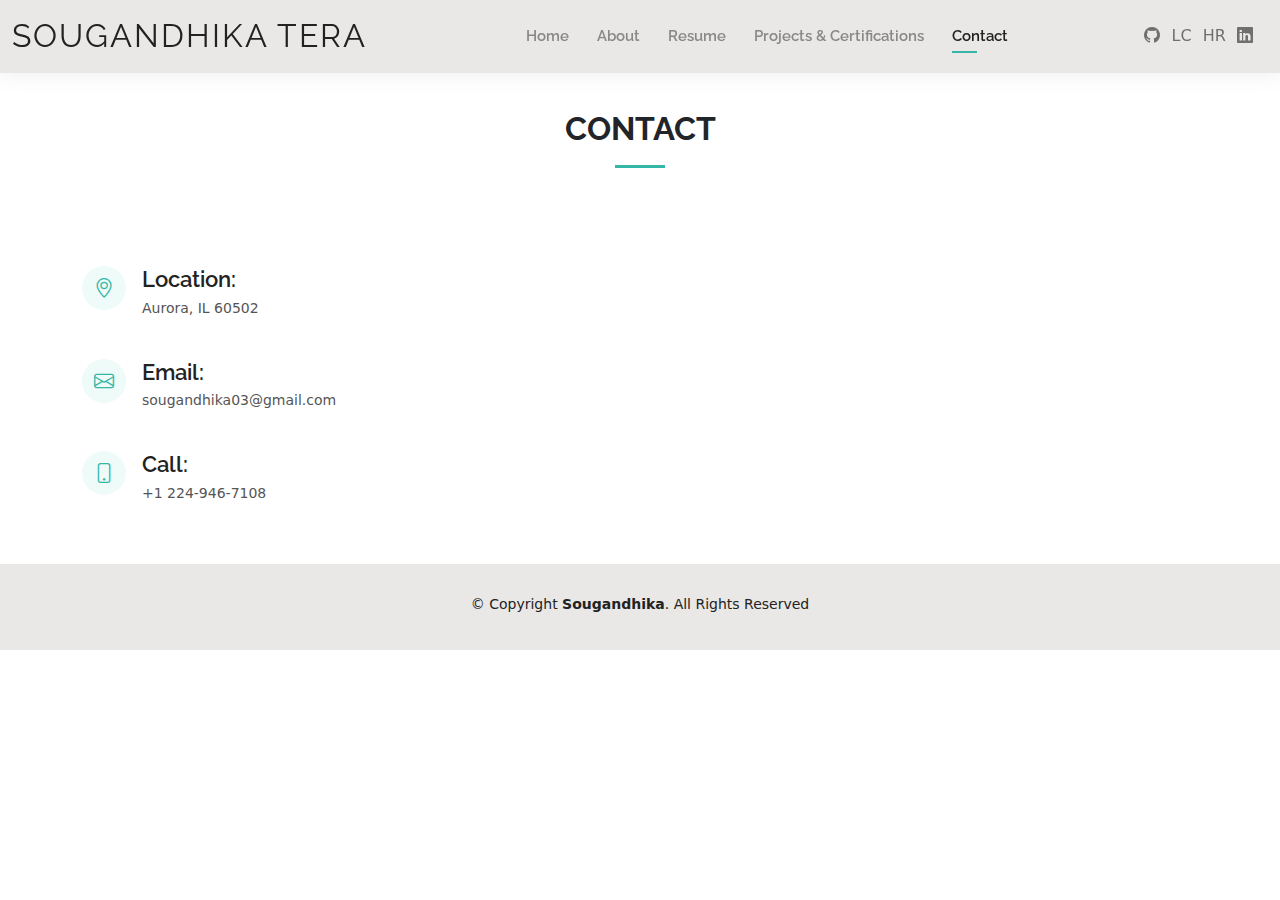
<file: contact.html>
<!DOCTYPE html>
<html lang="en">

<head>
  <meta charset="utf-8">
  <meta content="width=device-width, initial-scale=1.0" name="viewport">

  <title>Contact - Sougandhika Tera</title>
  <meta content="" name="description">
  <meta content="" name="keywords">

  <!-- Favicons -->
  <link href="assets/img/favicon.png" rel="icon">
  <link href="assets/img/apple-touch-icon.png" rel="apple-touch-icon">

  <!-- Google Fonts -->
  <link href="https://fonts.googleapis.com/css?family=Open+Sans:300,300i,400,400i,600,600i,700,700i|Raleway:300,300i,400,400i,500,500i,600,600i,700,700i|Poppins:300,300i,400,400i,500,500i,600,600i,700,700i" rel="stylesheet">

  <!-- Vendor CSS Files -->
  <link href="assets/vendor/aos/aos.css" rel="stylesheet">
  <link href="assets/vendor/bootstrap/css/bootstrap.min.css" rel="stylesheet">
  <link href="assets/vendor/bootstrap-icons/bootstrap-icons.css" rel="stylesheet">
  <link href="assets/vendor/boxicons/css/boxicons.min.css" rel="stylesheet">
  <link href="assets/vendor/glightbox/css/glightbox.min.css" rel="stylesheet">
  <link href="assets/vendor/swiper/swiper-bundle.min.css" rel="stylesheet">

  <!-- Template Main CSS File -->
  <link href="assets/css/style.css" rel="stylesheet">

</head>

<body>

  <!-- ======= Header ======= -->
  <header id="header" class="fixed-top">
    <div class="container-fluid d-flex justify-content-between align-items-center">

      <h1 class="logo me-auto me-lg-0"><a href="index.html">Sougandhika Tera</a></h1>
      <!-- Uncomment below if you prefer to use an image logo -->
      <!-- <a href="index.html" class="logo"><img src="assets/img/logo.png" alt="" class="img-fluid"></a>-->

      <nav id="navbar" class="navbar order-last order-lg-0">
        <ul>
          <li><a href="index.html">Home</a></li>
          <li><a  href="about.html">About</a></li>
          <li><a href="resume.html">Resume</a></li>
          <li><a href="projects.html">Projects & Certifications</a></li>
          <li><a class="active" href="contact.html">Contact</a></li>
        </ul>
        <i class="bi bi-list mobile-nav-toggle"></i>
      </nav><!-- .navbar -->

      <div class="header-social-links">
        <a href="https://github.com/terasougandhika" class="github"><i class="bi bi-github"></i></a>
        <a href="https://leetcode.com/Sougandhika11/" class="leetcode">LC</i></a>
        <a href="https://www.hackerrank.com/terasougandhika" class="hackerrank">HR</i></a>
        <a href="https://www.linkedin.com/in/sougandhika-sougi-9a1b42270/" class="linkedin"><i class="bi bi-linkedin"></i></i></a>
      </div>


    </div>

  </header><!-- End Header -->

  <main id="main">

    <!-- ======= Contact Section ======= -->
    <section id="contact" class="contact">
      <div class="container" data-aos="fade-up">

        <div class="section-title">
          <h2>Contact</h2>
        </div>

        <div class="row mt-5">

          <div class="col-lg-4">
            <div class="info">
              <div class="address">
                <i class="bi bi-geo-alt"></i>
                <h4>Location:</h4>
                <p>Aurora, IL 60502</p>
              </div>

              <div class="email">
                <i class="bi bi-envelope"></i>
                <h4>Email:</h4>
                <p>sougandhika03@gmail.com</p>
              </div>

              <div class="phone">
                <i class="bi bi-phone"></i>
                <h4>Call:</h4>
                <p>+1 224-946-7108</p>
              </div>

            </div>

          </div>
    </section><!-- End Contact Section -->

  </main><!-- End #main -->

  <!-- ======= Footer ======= -->
  <footer id="footer">
    <div class="container">
      <div class="copyright">
        &copy; Copyright <strong><span>Sougandhika</span></strong>. All Rights Reserved
      </div>
      <div class="credits">
        <!-- All the links in the footer should remain intact. -->
        <!-- You can delete the links only if you purchased the pro version. -->
        <!-- Licensing information: https://bootstrapmade.com/license/ -->
        <!-- Purchase the pro version with working PHP/AJAX contact form: https://bootstrapmade.com/kelly-free-bootstrap-cv-resume-html-template/ -->
      </div>
    </div>
  </footer><!-- End  Footer -->

  <div id="preloader"></div>
  <a href="#" class="back-to-top d-flex align-items-center justify-content-center"><i class="bi bi-arrow-up-short"></i></a>

  <!-- Vendor JS Files -->
  <script src="assets/vendor/purecounter/purecounter_vanilla.js"></script>
  <script src="assets/vendor/aos/aos.js"></script>
  <script src="assets/vendor/bootstrap/js/bootstrap.bundle.min.js"></script>
  <script src="assets/vendor/glightbox/js/glightbox.min.js"></script>
  <script src="assets/vendor/isotope-layout/isotope.pkgd.min.js"></script>
  <script src="assets/vendor/swiper/swiper-bundle.min.js"></script>
  <script src="assets/vendor/waypoints/noframework.waypoints.js"></script>
  <script src="assets/vendor/php-email-form/validate.js"></script>

  <!-- Template Main JS File -->
  <script src="assets/js/main.js"></script>

</body>

</html>
</file>
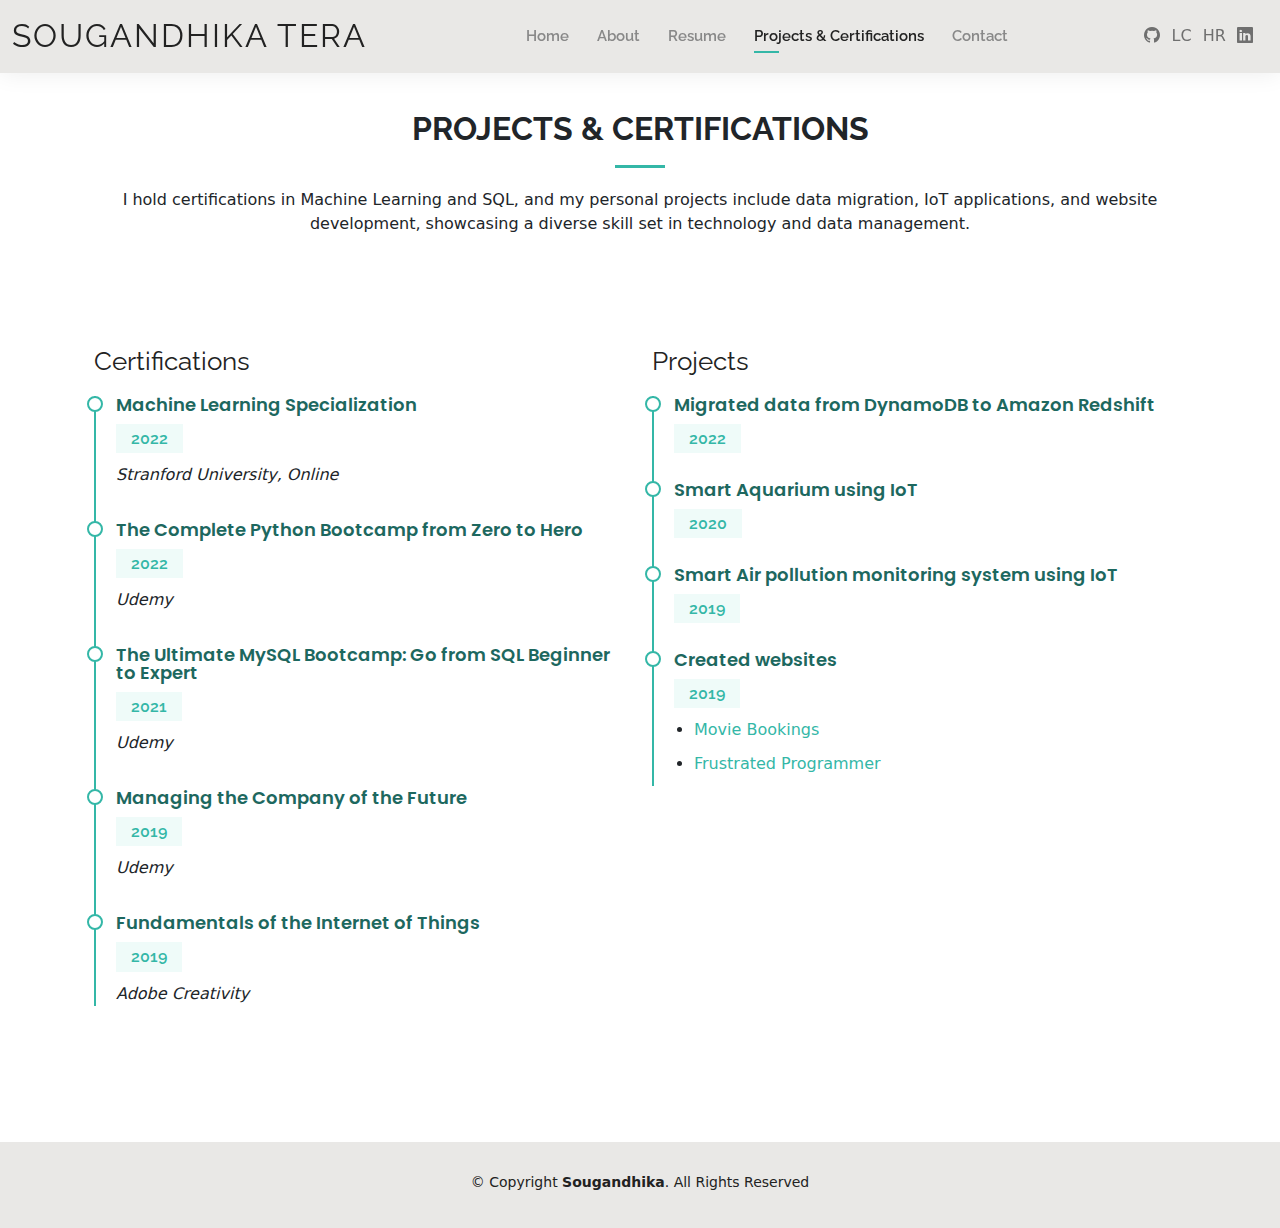
<file: projects.html>
<!DOCTYPE html>
<html lang="en">

<head>
  <meta charset="utf-8">
  <meta content="width=device-width, initial-scale=1.0" name="viewport">

  <title>Portfolio - Sougandhika Tera</title>
  <meta content="" name="description">
  <meta content="" name="keywords">

  <!-- Favicons -->
  <link href="assets/img/favicon.png" rel="icon">
  <link href="assets/img/apple-touch-icon.png" rel="apple-touch-icon">

  <!-- Google Fonts -->
  <link href="https://fonts.googleapis.com/css?family=Open+Sans:300,300i,400,400i,600,600i,700,700i|Raleway:300,300i,400,400i,500,500i,600,600i,700,700i|Poppins:300,300i,400,400i,500,500i,600,600i,700,700i" rel="stylesheet">

  <!-- Vendor CSS Files -->
  <link href="assets/vendor/aos/aos.css" rel="stylesheet">
  <link href="assets/vendor/bootstrap/css/bootstrap.min.css" rel="stylesheet">
  <link href="assets/vendor/bootstrap-icons/bootstrap-icons.css" rel="stylesheet">
  <link href="assets/vendor/boxicons/css/boxicons.min.css" rel="stylesheet">
  <link href="assets/vendor/glightbox/css/glightbox.min.css" rel="stylesheet">
  <link href="assets/vendor/swiper/swiper-bundle.min.css" rel="stylesheet">

  <!-- Template Main CSS File -->
  <link href="assets/css/style.css" rel="stylesheet">

 
</head>

<body>

  <!-- ======= Header ======= -->
  <header id="header" class="fixed-top">
    <div class="container-fluid d-flex justify-content-between align-items-center">

      <h1 class="logo me-auto me-lg-0"><a href="index.html">Sougandhika Tera</a></h1>
      <!-- Uncomment below if you prefer to use an image logo -->
      <!-- <a href="index.html" class="logo"><img src="assets/img/logo.png" alt="" class="img-fluid"></a>-->

      <nav id="navbar" class="navbar order-last order-lg-0">
        <ul>
          <li><a href="index.html">Home</a></li>
          <li><a href="about.html">About</a></li>
          <li><a href="resume.html">Resume</a></li>
          <li><a class="active" href="projects.html">Projects & Certifications</a></li>
          <li><a href="contact.html">Contact</a></li>
        </ul>
        <i class="bi bi-list mobile-nav-toggle"></i>
      </nav><!-- .navbar -->

      <div class="header-social-links">
        <a href="https://github.com/terasougandhika" class="github"><i class="bi bi-github"></i></a>
        <a href="https://leetcode.com/Sougandhika11/" class="leetcode">LC</i></a>
        <a href="https://www.hackerrank.com/terasougandhika" class="hackerrank">HR</i></a>
        <a href="https://www.linkedin.com/in/sougandhika-sougi-9a1b42270/" class="linkedin"><i class="bi bi-linkedin"></i></i></a>
      </div>


    </div>

  </header><!-- End Header -->

  <main id="main">

    <!-- ======= Portfolio Section ======= -->
    <section id="portfolio" class="portfolio">
      <div class="container" data-aos="fade-up">

        <div class="section-title">
          <h2>Projects & Certifications</h2>
          <p>I hold certifications in Machine Learning and SQL, and my personal projects include data migration, IoT applications, and website development, showcasing a diverse skill set in technology and data management.
          </p>
        </div>
        <section id="resume" class="resume">
          <div class="container" data-aos="fade-up">
    
            <div class="row">
              <div class="col-lg-6">
                
    
                <h3 class="resume-title">Certifications</h3>
                <div class="resume-item">
                  <h4>Machine Learning Specialization</h4>
                  <h5>2022</h5>
                  <p><em>Stranford University, Online</em></p>
                </div>
                <div class="resume-item">
                  <h4>The Complete Python Bootcamp from Zero to Hero</h4>
                  <h5>2022</h5>
                  <p><em>Udemy</em></p>
                </div>
                <div class="resume-item">
                  <h4>The Ultimate MySQL Bootcamp: Go from SQL Beginner to Expert</h4>
                  <h5>2021</h5>
                  <p><em>Udemy</em></p>
                </div>
                <div class="resume-item">
                  <h4>Managing the Company of the Future </h4>
                  <h5>2019</h5>
                  <p><em>Udemy</em></p>
                </div>
                <div class="resume-item">
                  <h4>Fundamentals of the Internet of Things </h4>
                  <h5>2019</h5>
                  <p><em>Adobe Creativity</em></p>
                </div>
              </div>
              <div class="col-lg-6">
                <h3 class="resume-title">Projects</h3>
                <div class="resume-item">
                  <h4>Migrated data from DynamoDB to Amazon Redshift</h4>
                  <h5>2022</h5>
                </div>
                <div class="resume-item">
                  <h4>Smart Aquarium using IoT</h4>
                  <h5>2020</h5>
                </div>
                <div class="resume-item">
                  <h4>Smart Air pollution monitoring system using IoT</h4>
                  <h5>2019</h5>
              </div>
              <div class="resume-item">
                <h4>Created websites</h4>
                <h5>2019</h5>
                <ul>
                  <li><a href="https://moviebookings.frustratedprogrammer.in">Movie Bookings</a></li>
                  <li><a href="https://blog.frustratedprogrammer.in/">Frustrated Programmer</a></li>
                </ul>
                  
                
            </div>
            </div>
    
          </div>

        
    </section><!-- End Portfolio Section -->

  </main><!-- End #main -->

  <!-- ======= Footer ======= -->
  <footer id="footer">
    <div class="container">
      <div class="copyright">
        &copy; Copyright <strong><span>Sougandhika</span></strong>. All Rights Reserved
      </div>
      <div class="credits">
        <!-- All the links in the footer should remain intact. -->
        <!-- You can delete the links only if you purchased the pro version. -->
        <!-- Licensing information: https://bootstrapmade.com/license/ -->
        <!-- Purchase the pro version with working PHP/AJAX contact form: https://bootstrapmade.com/kelly-free-bootstrap-cv-resume-html-template/ -->
      </div>
    </div>
  </footer><!-- End  Footer -->

  <div id="preloader"></div>
  <a href="#" class="back-to-top d-flex align-items-center justify-content-center"><i class="bi bi-arrow-up-short"></i></a>

  <!-- Vendor JS Files -->
  <script src="assets/vendor/purecounter/purecounter_vanilla.js"></script>
  <script src="assets/vendor/aos/aos.js"></script>
  <script src="assets/vendor/bootstrap/js/bootstrap.bundle.min.js"></script>
  <script src="assets/vendor/glightbox/js/glightbox.min.js"></script>
  <script src="assets/vendor/isotope-layout/isotope.pkgd.min.js"></script>
  <script src="assets/vendor/swiper/swiper-bundle.min.js"></script>
  <script src="assets/vendor/waypoints/noframework.waypoints.js"></script>
  <script src="assets/vendor/php-email-form/validate.js"></script>

  <!-- Template Main JS File -->
  <script src="assets/js/main.js"></script>

</body>

</html>
</file>
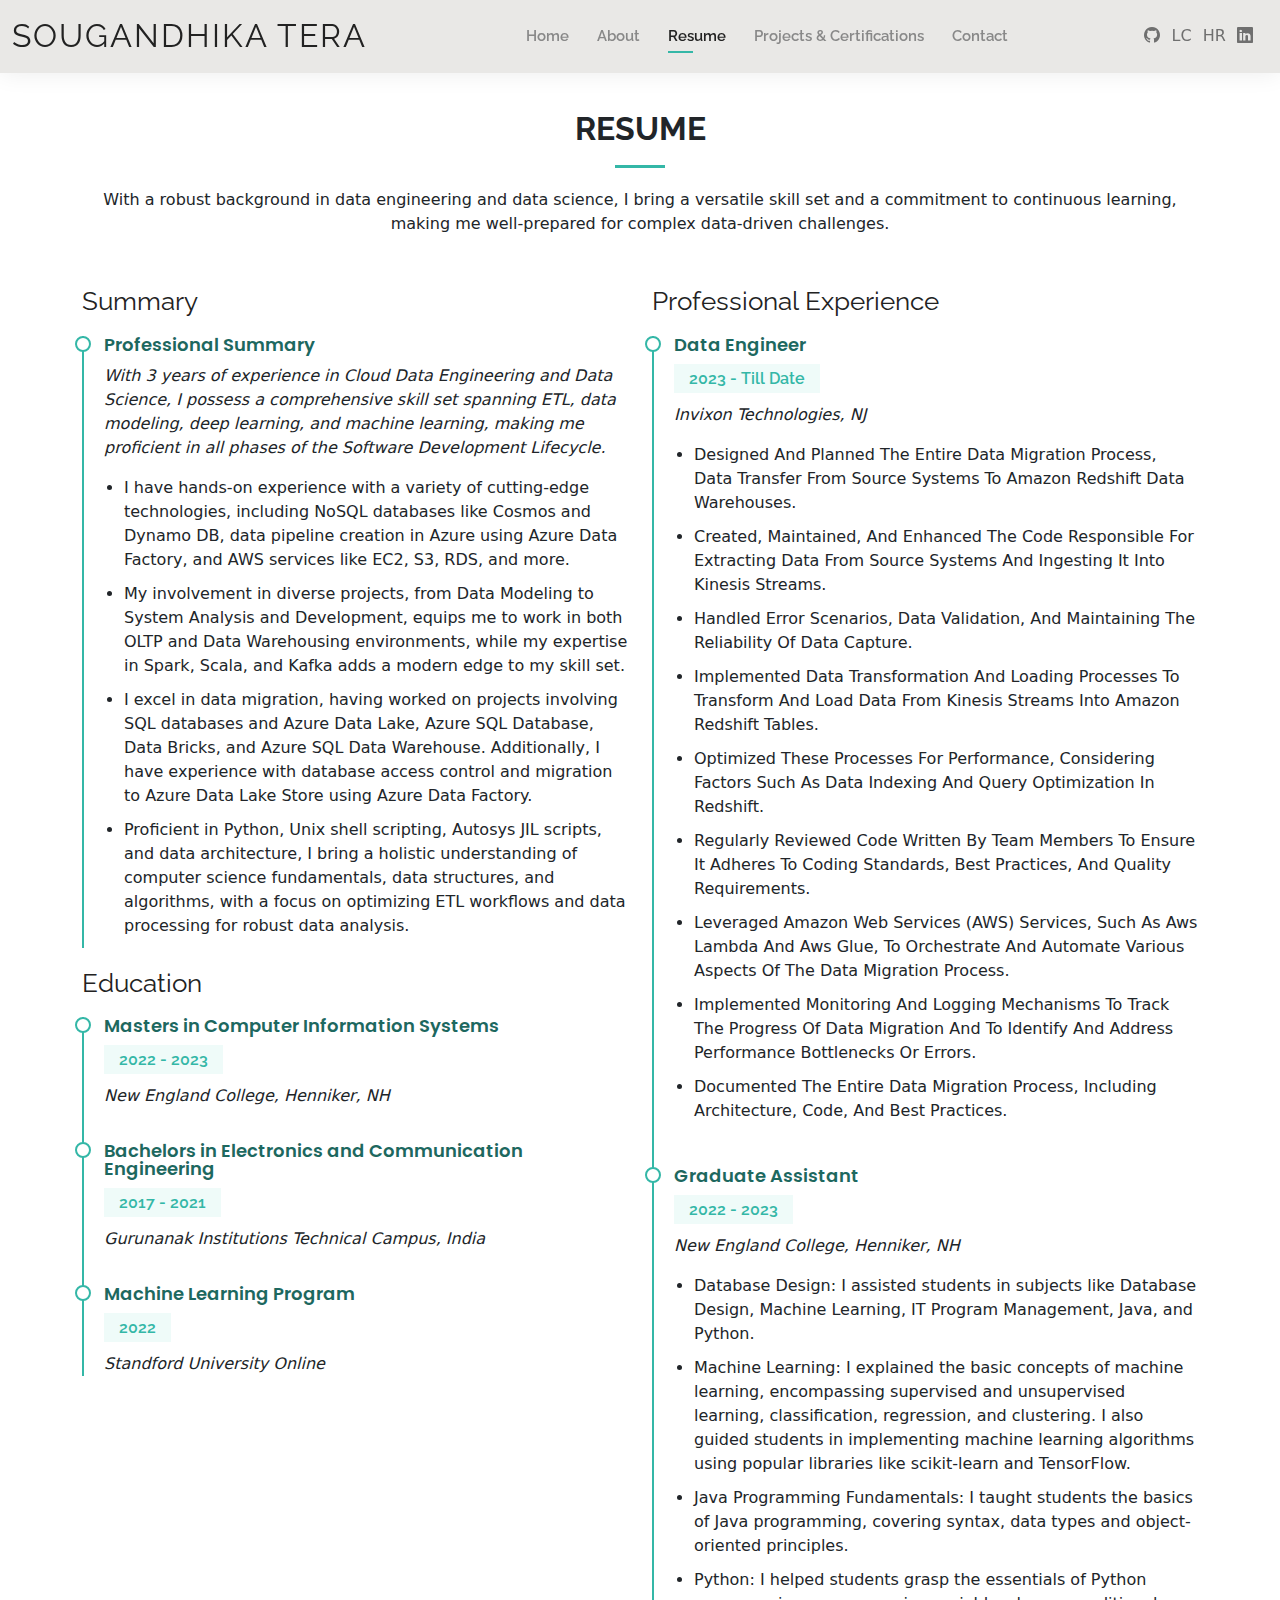
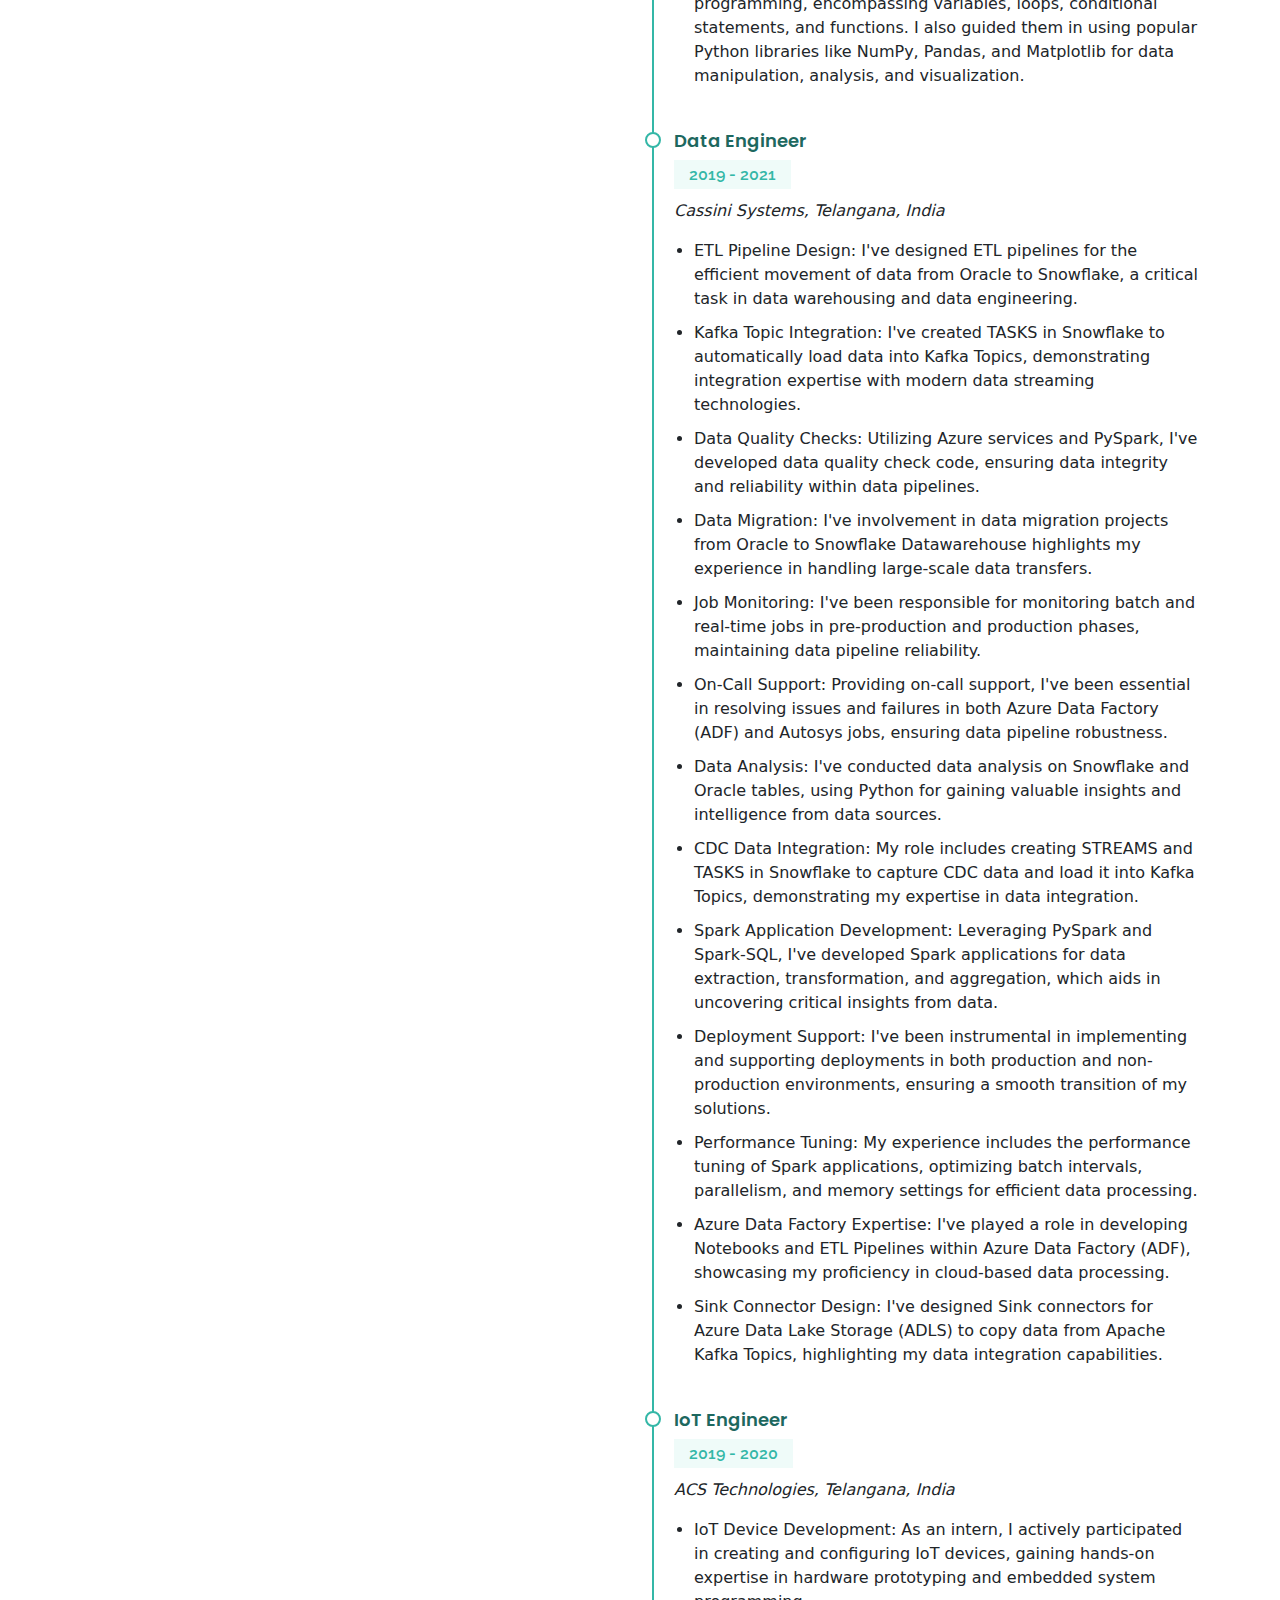
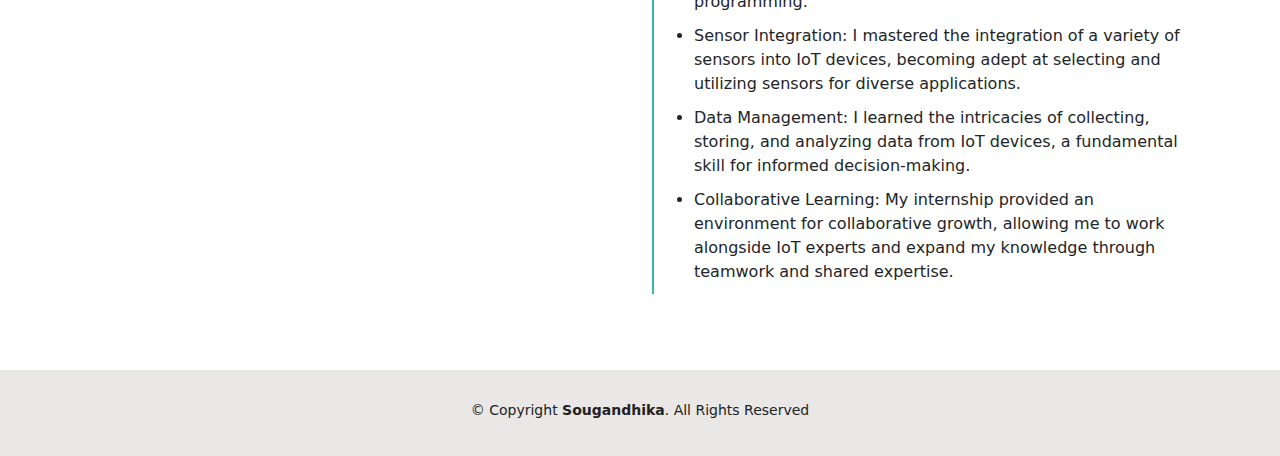
<file: resume.html>
<!DOCTYPE html>
<html lang="en">

<head>
  <meta charset="utf-8">
  <meta content="width=device-width, initial-scale=1.0" name="viewport">

  <title>Resume - Sougandhika Tera</title>
  <meta content="" name="description">
  <meta content="" name="keywords">

  <!-- Favicons -->
  <link href="assets/img/favicon.png" rel="icon">
  <link href="assets/img/apple-touch-icon.png" rel="apple-touch-icon">

  <!-- Google Fonts -->
  <link href="https://fonts.googleapis.com/css?family=Open+Sans:300,300i,400,400i,600,600i,700,700i|Raleway:300,300i,400,400i,500,500i,600,600i,700,700i|Poppins:300,300i,400,400i,500,500i,600,600i,700,700i" rel="stylesheet">

  <!-- Vendor CSS Files -->
  <link href="assets/vendor/aos/aos.css" rel="stylesheet">
  <link href="assets/vendor/bootstrap/css/bootstrap.min.css" rel="stylesheet">
  <link href="assets/vendor/bootstrap-icons/bootstrap-icons.css" rel="stylesheet">
  <link href="assets/vendor/boxicons/css/boxicons.min.css" rel="stylesheet">
  <link href="assets/vendor/glightbox/css/glightbox.min.css" rel="stylesheet">
  <link href="assets/vendor/swiper/swiper-bundle.min.css" rel="stylesheet">

  <!-- Template Main CSS File -->
  <link href="assets/css/style.css" rel="stylesheet">

 
</head>

<body>

  <!-- ======= Header ======= -->
  <header id="header" class="fixed-top">
    <div class="container-fluid d-flex justify-content-between align-items-center">

      <h1 class="logo me-auto me-lg-0"><a href="index.html">Sougandhika Tera</a></h1>
      <!-- Uncomment below if you prefer to use an image logo -->
      <!-- <a href="index.html" class="logo"><img src="assets/img/logo.png" alt="" class="img-fluid"></a>-->

      <nav id="navbar" class="navbar order-last order-lg-0">
        <ul>
          <li><a href="index.html">Home</a></li>
          <li><a href="about.html">About</a></li>
          <li><a class="active" href="resume.html">Resume</a></li>
          <li><a href="projects.html">Projects & Certifications</a></li>
          <li><a href="contact.html">Contact</a></li>
        </ul>
        <i class="bi bi-list mobile-nav-toggle"></i>
      </nav><!-- .navbar -->

      <div class="header-social-links">
        <a href="https://github.com/terasougandhika" class="github"><i class="bi bi-github"></i></a>
        <a href="https://leetcode.com/Sougandhika11/" class="leetcode">LC</i></a>
        <a href="https://www.hackerrank.com/terasougandhika" class="hackerrank">HR</i></a>
        <a href="https://www.linkedin.com/in/sougandhika-sougi-9a1b42270/" class="linkedin"><i class="bi bi-linkedin"></i></i></a>
      </div>


    </div>

  </header><!-- End Header -->

  <main id="main">

    <!-- ======= Resume Section ======= -->
    <section id="resume" class="resume">
      <div class="container" data-aos="fade-up">

        <div class="section-title">
          <h2>Resume</h2>
          <p>With a robust background in data engineering and data science, I bring a versatile skill set and a commitment to continuous learning, making me well-prepared for complex data-driven challenges.
          </p>
        </div>

        <div class="row">
          <div class="col-lg-6">
            <h3 class="resume-title">Summary</h3>
            <div class="resume-item pb-0">
              <h4>Professional Summary</h4>
              <p><em>With 3 years of experience in Cloud Data Engineering and Data Science, I possess a comprehensive skill set spanning ETL, data modeling, deep learning, and machine learning, making me proficient in all phases of the Software Development Lifecycle.</em></p>
              <p>
              <ul>
                <li>I have hands-on experience with a variety of cutting-edge technologies, including NoSQL databases like Cosmos and Dynamo DB, data pipeline creation in Azure using Azure Data Factory, and AWS services like EC2, S3, RDS, and more.</li>
                <li>My involvement in diverse projects, from Data Modeling to System Analysis and Development, equips me to work in both OLTP and Data Warehousing environments, while my expertise in Spark, Scala, and Kafka adds a modern edge to my skill set.</li>
                <li>I excel in data migration, having worked on projects involving SQL databases and Azure Data Lake, Azure SQL Database, Data Bricks, and Azure SQL Data Warehouse. Additionally, I have experience with database access control and migration to Azure Data Lake Store using Azure Data Factory.</li>
                <li>Proficient in Python, Unix shell scripting, Autosys JIL scripts, and data architecture, I bring a holistic understanding of computer science fundamentals, data structures, and algorithms, with a focus on optimizing ETL workflows and data processing for robust data analysis.</li>
              </ul>
              </p>
            </div>

            <h3 class="resume-title">Education</h3>
            <div class="resume-item">
              <h4>Masters in Computer Information Systems</h4>
              <h5>2022 - 2023</h5>
              <p><em>New England College, Henniker, NH</em></p>
            </div>
            <div class="resume-item">
              <h4>Bachelors in Electronics and Communication Engineering</h4>
              <h5>2017 - 2021</h5>
              <p><em>Gurunanak Institutions Technical Campus, India</em></p>
            </div>
            <div class="resume-item">
              <h4>Machine Learning Program</h4>
              <h5>2022</h5>
              <p><em>Standford University Online</em></p>
            </div>
          </div>
          <div class="col-lg-6">
            <h3 class="resume-title">Professional Experience</h3>
            <div class="resume-item">
              <h4>Data Engineer</h4>
              <h5>2023 - Till Date</h5>
              <p><em>Invixon Technologies, NJ</em></p>
              <p>
              <ul>
                <li>Designed And Planned The Entire Data Migration Process, Data Transfer From Source Systems To Amazon Redshift Data Warehouses. </li>
                <li>Created, Maintained, And Enhanced The Code Responsible For Extracting Data From Source Systems And Ingesting It Into Kinesis Streams. </li>
                <li>Handled Error Scenarios, Data Validation, And Maintaining The Reliability Of Data Capture.</li>
                <li>Implemented Data Transformation And Loading Processes To Transform And Load Data From Kinesis Streams Into Amazon Redshift Tables. </li>
                <li>Optimized These Processes For Performance, Considering Factors Such As Data Indexing And Query Optimization In Redshift.</li>
                <li>Regularly Reviewed Code Written By Team Members To Ensure It Adheres To Coding Standards, Best Practices, And Quality Requirements. </li>
                <li>Leveraged Amazon Web Services (AWS) Services, Such As Aws Lambda And Aws Glue, To Orchestrate And Automate Various Aspects Of The Data Migration Process. </li>
                <li>Implemented Monitoring And Logging Mechanisms To Track The Progress Of Data Migration And To Identify And Address Performance Bottlenecks Or Errors. </li>
                <li>Documented The Entire Data Migration Process, Including Architecture, Code, And Best Practices.</li>
              </ul>
              </p>
            </div>
            <div class="resume-item">
              <h4>Graduate Assistant</h4>
              <h5>2022 - 2023</h5>
              <p><em>New England College, Henniker, NH</em></p>
              <p>
              <ul>
                <li>Database Design: I assisted students in subjects like Database Design, Machine Learning, IT Program Management, Java, and Python.</li>
                <li>Machine Learning: I explained the basic concepts of machine learning, encompassing supervised and unsupervised learning, classification, regression, and clustering. I also guided students in implementing machine learning algorithms using popular libraries like scikit-learn and TensorFlow.</li>
                <li>Java Programming Fundamentals: I taught students the basics of Java programming, covering syntax, data types and object-oriented principles.</li>
                <li>Python: I helped students grasp the essentials of Python programming, encompassing variables, loops, conditional statements, and functions. I also guided them in using popular Python libraries like NumPy, Pandas, and Matplotlib for data manipulation, analysis, and visualization.</li>
              </ul>
              </p>
            </div>
            <div class="resume-item">
              <h4>Data Engineer</h4>
              <h5>2019 - 2021</h5>
              <p><em>Cassini Systems, Telangana, India</em></p>
              <p>
              <ul>
                <li>ETL Pipeline Design: I've designed ETL pipelines for the efficient movement of data from Oracle to Snowflake, a critical task in data warehousing and data engineering.</li>
                <li>Kafka Topic Integration: I've created TASKS in Snowflake to automatically load data into Kafka Topics, demonstrating integration expertise with modern data streaming technologies.</li>
                <li>Data Quality Checks: Utilizing Azure services and PySpark, I've developed data quality check code, ensuring data integrity and reliability within data pipelines.</li>
                <li>Data Migration: I've involvement in data migration projects from Oracle to Snowflake Datawarehouse highlights my experience in handling large-scale data transfers.</li>
                <li>Job Monitoring: I've been responsible for monitoring batch and real-time jobs in pre-production and production phases, maintaining data pipeline reliability.</li>
                <li>On-Call Support: Providing on-call support, I've been essential in resolving issues and failures in both Azure Data Factory (ADF) and Autosys jobs, ensuring data pipeline robustness.</li>
                <li>Data Analysis: I've conducted data analysis on Snowflake and Oracle tables, using Python for gaining valuable insights and intelligence from data sources.</li>
                <li>CDC Data Integration: My role includes creating STREAMS and TASKS in Snowflake to capture CDC data and load it into Kafka Topics, demonstrating my expertise in data integration.</li>
                <li>Spark Application Development: Leveraging PySpark and Spark-SQL, I've developed Spark applications for data extraction, transformation, and aggregation, which aids in uncovering critical insights from data.</li>
                <li>Deployment Support: I've been instrumental in implementing and supporting deployments in both production and non-production environments, ensuring a smooth transition of my solutions.</li>
                <li>Performance Tuning: My experience includes the performance tuning of Spark applications, optimizing batch intervals, parallelism, and memory settings for efficient data processing.</li>
                <li>Azure Data Factory Expertise: I've played a role in developing Notebooks and ETL Pipelines within Azure Data Factory (ADF), showcasing my proficiency in cloud-based data processing.</li>
                <li>Sink Connector Design: I've designed Sink connectors for Azure Data Lake Storage (ADLS) to copy data from Apache Kafka Topics, highlighting my data integration capabilities.</li>
              </ul>
              </p>
            </div>
            <div class="resume-item">
              <h4>IoT Engineer</h4>
              <h5>2019 - 2020</h5>
              <p><em>ACS Technologies, Telangana, India</em></p>
              <p>
              <ul>
                <li>IoT Device Development: As an intern, I actively participated in creating and configuring IoT devices, gaining hands-on expertise in hardware prototyping and embedded system programming.</li>
                <li>Sensor Integration: I mastered the integration of a variety of sensors into IoT devices, becoming adept at selecting and utilizing sensors for diverse applications.</li>
                <li>Data Management: I learned the intricacies of collecting, storing, and analyzing data from IoT devices, a fundamental skill for informed decision-making.</li>
                <li>Collaborative Learning: My internship provided an environment for collaborative growth, allowing me to work alongside IoT experts and expand my knowledge through teamwork and shared expertise.</li>
              </ul>
              </p>
            </div>
          </div>
        </div>

      </div>
    </section><!-- End Resume Section -->

  </main><!-- End #main -->

  <!-- ======= Footer ======= -->
  <footer id="footer">
    <div class="container">
      <div class="copyright">
        &copy; Copyright <strong><span>Sougandhika</span></strong>. All Rights Reserved
      </div>
      <div class="credits">
        <!-- All the links in the footer should remain intact. -->
        <!-- You can delete the links only if you purchased the pro version. -->
        <!-- Licensing information: https://bootstrapmade.com/license/ -->
        <!-- Purchase the pro version with working PHP/AJAX contact form: https://bootstrapmade.com/kelly-free-bootstrap-cv-resume-html-template/ -->
        
      </div>
    </div>
  </footer><!-- End  Footer -->

  <div id="preloader"></div>
  <a href="#" class="back-to-top d-flex align-items-center justify-content-center"><i class="bi bi-arrow-up-short"></i></a>

  <!-- Vendor JS Files -->
  <script src="assets/vendor/purecounter/purecounter_vanilla.js"></script>
  <script src="assets/vendor/aos/aos.js"></script>
  <script src="assets/vendor/bootstrap/js/bootstrap.bundle.min.js"></script>
  <script src="assets/vendor/glightbox/js/glightbox.min.js"></script>
  <script src="assets/vendor/isotope-layout/isotope.pkgd.min.js"></script>
  <script src="assets/vendor/swiper/swiper-bundle.min.js"></script>
  <script src="assets/vendor/waypoints/noframework.waypoints.js"></script>
  <script src="assets/vendor/php-email-form/validate.js"></script>

  <!-- Template Main JS File -->
  <script src="assets/js/main.js"></script>

</body>

</html>
</file>
<file: assets/css/style.css>
/*--------------------------------------------------------------
# scroll-image
--------------------------------------------------------------*/
<style>
    .scrolling-image-container {
        width: 100%;
        overflow: hidden;
    }

    .scrolling-image {
        animation: scroll 10s linear infinite;
    }

    @keyframes scroll {
        0% {
            transform: translateX(100%);
        }
        100% {
            transform: translateX(-100%);
        }
    }</style>
/*--------------------------------------------------------------
# General
--------------------------------------------------------------*/
body {
  font-family: "Open Sans", sans-serif;
  color: #444444;
}

a {
  color: #34b7a7;
  text-decoration: none;
}

a:hover {
  color: #51cdbe;
  text-decoration: none;
}

h1,
h2,
h3,
h4,
h5,
h6 {
  font-family: "Raleway", sans-serif;
}

#main {
  margin-top: 50px;
}

@media (max-width: 992px) {
  #main {
    margin-top: 30px;
  }
}

/*--------------------------------------------------------------
# Preloader
--------------------------------------------------------------*/
#preloader {
  position: fixed;
  top: 0;
  left: 0;
  right: 0;
  bottom: 0;
  z-index: 9999;
  overflow: hidden;
  background: #fff;
}

#preloader:before {
  content: "";
  position: fixed;
  top: calc(50% - 30px);
  left: calc(50% - 30px);
  border: 6px solid #34b7a7;
  border-top-color: #dcf5f2;
  border-radius: 50%;
  width: 60px;
  height: 60px;
  animation: animate-preloader 1s linear infinite;
}

@keyframes animate-preloader {
  0% {
    transform: rotate(0deg);
  }

  100% {
    transform: rotate(360deg);
  }
}

/*--------------------------------------------------------------
# Back to top button
--------------------------------------------------------------*/
.back-to-top {
  position: fixed;
  visibility: hidden;
  opacity: 0;
  right: 15px;
  bottom: 15px;
  z-index: 996;
  background: #34b7a7;
  width: 40px;
  height: 40px;
  border-radius: 50px;
  transition: all 0.4s;
}

.back-to-top i {
  font-size: 24px;
  color: #fff;
  line-height: 0;
}

.back-to-top:hover {
  background: #49cbbb;
  color: #fff;
}

.back-to-top.active {
  visibility: visible;
  opacity: 1;
}

/*--------------------------------------------------------------
# Header
--------------------------------------------------------------*/
#header {
  background: #e9e8e6;
  box-shadow: 0px 0px 25px 0 rgba(0, 0, 0, 0.08);
  z-index: 997;
  padding: 15px 0;
}

#header .logo {
  font-size: 32px;
  margin: 0;
  padding: 0;
  line-height: 1;
  font-weight: 400;
  letter-spacing: 2px;
  text-transform: uppercase;
}

#header .logo a {
  color: #222222;
}

#header .logo img {
  max-height: 40px;
}

@media (max-width: 992px) {
  #header .logo {
    font-size: 28px;
  }
}

/*--------------------------------------------------------------
# Header Social Links
--------------------------------------------------------------*/
.header-social-links {
  padding-right: 15px;
}

.header-social-links a {
  color: #6f6f6f;
  padding-left: 6px;
  display: inline-block;
  line-height: 0px;
  transition: 0.3s;
  font-size: 16px;
}

.header-social-links a:hover {
  color: #34b7a7;
}

/*--------------------------------------------------------------
# Navigation Menu
--------------------------------------------------------------*/
/**
* Desktop Navigation 
*/
.navbar {
  padding: 0;
}

.navbar ul {
  margin: 0;
  padding: 0;
  display: flex;
  list-style: none;
  align-items: center;
}

.navbar li {
  position: relative;
  padding: 10px 0 10px 28px;
}

.navbar a,
.navbar a:focus {
  display: flex;
  align-items: center;
  justify-content: space-between;
  font-family: "Raleway", sans-serif;
  font-size: 15px;
  font-weight: 600;
  color: #888888;
  white-space: nowrap;
  transition: 0.3s;
  position: relative;
}

.navbar a i,
.navbar a:focus i {
  font-size: 12px;
  line-height: 0;
  margin-left: 5px;
}

.navbar>ul>li>a:before {
  content: "";
  position: absolute;
  width: 0;
  height: 2px;
  bottom: -5px;
  left: 0;
  background-color: #34b7a7;
  visibility: hidden;
  width: 0px;
  transition: all 0.3s ease-in-out 0s;
}

.navbar a:hover:before,
.navbar li:hover>a:before,
.navbar .active:before {
  visibility: visible;
  width: 25px;
}

.navbar a:hover,
.navbar .active,
.navbar .active:focus,
.navbar li:hover>a {
  color: #222222;
}

.navbar .dropdown ul {
  display: block;
  position: absolute;
  left: 14px;
  top: calc(100% + 30px);
  margin: 0;
  padding: 10px 0;
  z-index: 99;
  opacity: 0;
  visibility: hidden;
  background: #fff;
  box-shadow: 0px 0px 30px rgba(127, 137, 161, 0.25);
  transition: 0.3s;
  border-radius: 4px;
}

.navbar .dropdown ul li {
  min-width: 200px;
  padding: 0;
}

.navbar .dropdown ul a {
  padding: 10px 20px;
  font-size: 15px;
  text-transform: none;
  font-weight: 600;
}

.navbar .dropdown ul a i {
  font-size: 12px;
}

.navbar .dropdown ul a:hover,
.navbar .dropdown ul .active:hover,
.navbar .dropdown ul li:hover>a {
  color: #34b7a7;
}

.navbar .dropdown:hover>ul {
  opacity: 1;
  top: 100%;
  visibility: visible;
}

.navbar .dropdown .dropdown ul {
  top: 0;
  left: calc(100% - 30px);
  visibility: hidden;
}

.navbar .dropdown .dropdown:hover>ul {
  opacity: 1;
  top: 0;
  left: 100%;
  visibility: visible;
}

@media (max-width: 1366px) {
  .navbar .dropdown .dropdown ul {
    left: -90%;
  }

  .navbar .dropdown .dropdown:hover>ul {
    left: -100%;
  }
}

/**
* Mobile Navigation 
*/
.mobile-nav-toggle {
  color: #222222;
  font-size: 28px;
  cursor: pointer;
  display: none;
  line-height: 0;
  transition: 0.5s;
}

.mobile-nav-toggle.bi-x {
  color: #fff;
}

@media (max-width: 991px) {
  .mobile-nav-toggle {
    display: block;
  }

  .navbar ul {
    display: none;
  }
}

.navbar-mobile {
  position: fixed;
  overflow: hidden;
  top: 0;
  right: 0;
  left: 0;
  bottom: 0;
  background: rgba(9, 9, 9, 0.9);
  transition: 0.3s;
  z-index: 999;
}

.navbar-mobile .mobile-nav-toggle {
  position: absolute;
  top: 15px;
  right: 15px;
}

.navbar-mobile ul {
  display: block;
  position: absolute;
  top: 55px;
  right: 15px;
  bottom: 15px;
  left: 15px;
  padding: 10px 0;
  border-radius: 10px;
  background-color: #fff;
  overflow-y: auto;
  transition: 0.3s;
}

.navbar-mobile a,
.navbar-mobile a:focus {
  font-size: 15px;
  padding-right: 15px;
  color: #222222;
}

.navbar-mobile a:hover,
.navbar-mobile .active,
.navbar-mobile li:hover>a {
  color: #34b7a7;
}

.navbar-mobile .getstarted,
.navbar-mobile .getstarted:focus {
  margin: 15px;
}

.navbar-mobile .dropdown ul {
  position: static;
  display: none;
  margin: 10px 20px;
  padding: 10px 0;
  z-index: 99;
  opacity: 1;
  visibility: visible;
  background: #fff;
  box-shadow: 0px 0px 30px rgba(127, 137, 161, 0.25);
}

.navbar-mobile .dropdown ul li {
  min-width: 200px;
}

.navbar-mobile .dropdown ul a {
  padding: 10px 20px;
}

.navbar-mobile .dropdown ul a i {
  font-size: 12px;
}

.navbar-mobile .dropdown ul a:hover,
.navbar-mobile .dropdown ul .active:hover,
.navbar-mobile .dropdown ul li:hover>a {
  color: #34b7a7;
}

.navbar-mobile .dropdown>.dropdown-active {
  display: block;
}

/*--------------------------------------------------------------
# Hero Section
--------------------------------------------------------------*/
#hero {
  width: 100%;
  height: 100vh;
  background: url("../img/hero-bg.jpg") top right;
  background-size: cover;
}

#hero .container {
  padding-top: 70px;
  position: relative;
}

@media (max-width: 992px) {
  #hero .container {
    padding-top: 58px;
  }
}

#hero h1 {
  margin: 0;
  font-size: 48px;
  font-weight: 700;
  line-height: 56px;
  color: #222222;
}

#hero h2 {
  color: #6f6f6f;
  margin: 10px 0 0 0;
  font-size: 22px;
}

#hero .btn-about {
  font-family: "Raleway", sans-serif;
  text-transform: uppercase;
  font-weight: 600;
  font-size: 12px;
  letter-spacing: 1px;
  display: inline-block;
  padding: 12px 40px;
  border-radius: 50px;
  transition: 0.5s;
  margin-top: 30px;
  color: #fff;
  background: #34b7a7;
}

#hero .btn-about:hover {
  background: #3dc8b7;
}

@media (min-width: 1024px) {
  #hero {
    background-attachment: fixed;
  }
}

@media (max-width: 992px) {
  #hero:before {
    content: "";
    background: rgba(255, 255, 255, 0.8);
    position: absolute;
    bottom: 0;
    top: 0;
    left: 0;
    right: 0;
  }

  #hero h1 {
    font-size: 28px;
    line-height: 36px;
  }

  #hero h2 {
    font-size: 18px;
    line-height: 24px;
  }
}

/*--------------------------------------------------------------
# Sections General
--------------------------------------------------------------*/
section {
  padding: 60px 0;
}

.section-bg {
  background-color: #e7f8f6;
}

.section-title {
  text-align: center;
  padding-bottom: 30px;
}

.section-title h2 {
  font-size: 32px;
  font-weight: bold;
  text-transform: uppercase;
  margin-bottom: 20px;
  padding-bottom: 20px;
  position: relative;
}

.section-title h2::after {
  content: "";
  position: absolute;
  display: block;
  width: 50px;
  height: 3px;
  background: #34b7a7;
  bottom: 0;
  left: calc(50% - 25px);
}

.section-title p {
  margin-bottom: 0;
}

/*--------------------------------------------------------------
# Cta
--------------------------------------------------------------*/
.cta {
  background: linear-gradient(rgba(0, 0, 0, 0.6), rgba(0, 0, 0, 0.6)), url("bg-1.jpg") fixed center center;
  background-size: cover;
  padding: 80px 0;
}

.cta h3 {s
  color: #fff;
  font-size: 28px;
  font-weight: 700;
}

.cta p {
  color: #fff;
}

.cta .cta-btn {
  font-family: "Raleway", sans-serif;
  text-transform: uppercase;
  font-weight: 500;
  font-size: 16px;
  letter-spacing: 1px;
  display: inline-block;
  padding: 8px 20px;
  border-radius: 2px;
  transition: 0.5s;
  margin: 10px;
  border: 2px solid #fff;
  color: #fff;
}

.cta .cta-btn:hover {
  background: #34b7a7;
  border: 2px solid #34b7a7;
}

@media (max-width: 1024px) {
  .cta {
    background-attachment: scroll;
  }
}

@media (min-width: 769px) {
  .cta .cta-btn-container {
    display: flex;
    align-items: center;
    justify-content: flex-end;
  }
}

/*--------------------------------------------------------------
# About
--------------------------------------------------------------*/
.about .content h3 {
  font-weight: 700;
  font-size: 26px;
  color: #555555;
}

.about .content ul {
  list-style: none;
  padding: 0;
}

.about .content ul li {
  padding-bottom: 10px;
}

.about .content ul i {
  font-size: 20px;
  padding-right: 2px;
  color: #34b7a7;
}

.about .content p:last-child {
  margin-bottom: 0;
}

/*--------------------------------------------------------------
# Skills
--------------------------------------------------------------*/
.skills .progress {
  height: 60px;
  display: block;
  background: none;
  border-radius: 0;
}

.skills .progress .skill {
  padding: 10px 0;
  margin: 0 0 6px 0;
  text-transform: uppercase;
  display: block;
  font-weight: 600;
  font-family: "Poppins", sans-serif;
  color: #222222;
}

.skills .progress .skill .val {
  float: right;
  font-style: normal;
}

.skills .progress-bar-wrap {
  background: #f3f3f3;
}

.skills .progress-bar {
  width: 1px;
  height: 10px;
  transition: 0.9s;
  background-color: #34b7a7;
}

/*--------------------------------------------------------------
# Facts
--------------------------------------------------------------*/
.facts .counters span {
  font-size: 48px;
  display: block;
  color: #34b7a7;
}

.facts .counters p {
  padding: 0;
  margin: 0 0 20px 0;
  font-family: "Raleway", sans-serif;
  font-size: 14px;
}

/*--------------------------------------------------------------
# Testimonials
--------------------------------------------------------------*/
.testimonials .section-header {
  margin-bottom: 40px;
}

.testimonials .testimonials-carousel,
.testimonials .testimonials-slider {
  overflow: hidden;
}

.testimonials .testimonial-item {
  text-align: center;
}

.testimonials .testimonial-item .testimonial-img {
  width: 120px;
  border-radius: 50%;
  border: 4px solid #fff;
  margin: 0 auto;
}

.testimonials .testimonial-item h3 {
  font-size: 20px;
  font-weight: bold;
  margin: 10px 0 5px 0;
  color: #111;
}

.testimonials .testimonial-item h4 {
  font-size: 14px;
  color: #999;
  margin: 0 0 15px 0;
}

.testimonials .testimonial-item .quote-icon-left,
.testimonials .testimonial-item .quote-icon-right {
  color: #c8efea;
  font-size: 26px;
}

.testimonials .testimonial-item .quote-icon-left {
  display: inline-block;
  left: -5px;
  position: relative;
}

.testimonials .testimonial-item .quote-icon-right {
  display: inline-block;
  right: -5px;
  position: relative;
  top: 10px;
}

.testimonials .testimonial-item p {
  font-style: italic;
  margin: 0 auto 15px auto;
}

@media (min-width: 992px) {
  .testimonials .testimonial-item p {
    width: 80%;
  }
}

.testimonials .swiper-pagination {
  margin-top: 20px;
  position: relative;
}

.testimonials .swiper-pagination .swiper-pagination-bullet {
  width: 12px;
  height: 12px;
  background-color: #fff;
  opacity: 1;
  border: 1px solid #34b7a7;
}

.testimonials .swiper-pagination .swiper-pagination-bullet-active {
  background-color: #34b7a7;
}

/*--------------------------------------------------------------
# Resume
--------------------------------------------------------------*/
.resume .resume-title {
  font-size: 26px;
  font-weight: 400;
  margin-top: 20px;
  margin-bottom: 20px;
  color: #222222;
}

.resume .resume-item {
  padding: 0 0 20px 20px;
  margin-top: -2px;
  border-left: 2px solid #34b7a7;
  position: relative;
}

.resume .resume-item h4 {
  line-height: 18px;
  font-size: 18px;
  font-weight: 600;
  font-family: "Poppins", sans-serif;
  color: #1d685f;
  margin-bottom: 10px;
}

.resume .resume-item h5 {
  font-size: 16px;
  background: #effbf9;
  padding: 5px 15px;
  display: inline-block;
  font-weight: 600;
  margin-bottom: 10px;
  color: #34b7a7;
}

.resume .resume-item ul {
  padding-left: 20px;
}

.resume .resume-item ul li {
  padding-bottom: 10px;
}

.resume .resume-item:last-child {
  padding-bottom: 0;
}

.resume .resume-item::before {
  content: "";
  position: absolute;
  width: 16px;
  height: 16px;
  border-radius: 50px;
  left: -9px;
  top: 0;
  background: #fff;
  border: 2px solid #34b7a7;
}

/*--------------------------------------------------------------
# Services
--------------------------------------------------------------*/
.services .icon-box {
  text-align: center;
  padding: 70px 20px 80px 20px;
  transition: all ease-in-out 0.3s;
  background: #fff;
  box-shadow: 0px 0 35px 0 rgba(0, 0, 0, 0.08);
}

.services .icon-box .icon {
  margin: 0 auto;
  width: 100px;
  height: 100px;
  display: flex;
  align-items: center;
  justify-content: center;
  transition: ease-in-out 0.3s;
  position: relative;
}

.services .icon-box .icon i {
  font-size: 36px;
  transition: 0.5s;
  position: relative;
}

.services .icon-box .icon svg {
  position: absolute;
  top: 0;
  left: 0;
}

.services .icon-box .icon svg path {
  transition: 0.5s;
  fill: #f5f5f5;
}

.services .icon-box h4 {
  font-weight: 600;
  margin: 10px 0 15px 0;
  font-size: 22px;
}

.services .icon-box h4 a {
  color: #222222;
  transition: ease-in-out 0.3s;
}

.services .icon-box p {
  line-height: 24px;
  font-size: 14px;
  margin-bottom: 0;
}

.services .iconbox-blue i {
  color: #47aeff;
}

.services .iconbox-blue:hover .icon i {
  color: #fff;
}

.services .iconbox-blue:hover .icon path {
  fill: #47aeff;
}

.services .iconbox-orange i {
  color: #ffa76e;
}

.services .iconbox-orange:hover .icon i {
  color: #fff;
}

.services .iconbox-orange:hover .icon path {
  fill: #ffa76e;
}

.services .iconbox-pink i {
  color: #e80368;
}

.services .iconbox-pink:hover .icon i {
  color: #fff;
}

.services .iconbox-pink:hover .icon path {
  fill: #e80368;
}

.services .iconbox-yellow i {
  color: #ffbb2c;
}

.services .iconbox-yellow:hover .icon i {
  color: #fff;
}

.services .iconbox-yellow:hover .icon path {
  fill: #ffbb2c;
}

.services .iconbox-red i {
  color: #ff5828;
}

.services .iconbox-red:hover .icon i {
  color: #fff;
}

.services .iconbox-red:hover .icon path {
  fill: #ff5828;
}

.services .iconbox-teal i {
  color: #11dbcf;
}

.services .iconbox-teal:hover .icon i {
  color: #fff;
}

.services .iconbox-teal:hover .icon path {
  fill: #11dbcf;
}

/*--------------------------------------------------------------
# Portfolio
--------------------------------------------------------------*/
.portfolio .portfolio-item {
  margin-bottom: 30px;
}

.portfolio #portfolio-flters {
  padding: 0;
  margin: 0 auto 20px auto;
  list-style: none;
  text-align: center;
}

.portfolio #portfolio-flters li {
  cursor: pointer;
  display: inline-block;
  padding: 8px 16px 10px 16px;
  font-size: 13px;
  font-weight: 500;
  line-height: 1;
  text-transform: uppercase;
  color: #444444;
  margin-bottom: 5px;
  transition: all 0.3s ease-in-out;
  border-radius: 50px;
}

.portfolio #portfolio-flters li:hover,
.portfolio #portfolio-flters li.filter-active {
  color: #fff;
  background: #34b7a7;
}

.portfolio #portfolio-flters li:last-child {
  margin-right: 0;
}

.portfolio .portfolio-wrap {
  transition: 0.3s;
  position: relative;
  overflow: hidden;
  z-index: 1;
  background: rgba(34, 34, 34, 0.6);
}

.portfolio .portfolio-wrap::before {
  content: "";
  background: rgba(34, 34, 34, 0.6);
  position: absolute;
  left: 0;
  right: 0;
  top: 0;
  bottom: 0;
  transition: all ease-in-out 0.3s;
  z-index: 2;
  opacity: 0;
}

.portfolio .portfolio-wrap img {
  transition: all ease-in-out 0.3s;
}

.portfolio .portfolio-wrap .portfolio-info {
  opacity: 0;
  position: absolute;
  top: 0;
  left: 0;
  right: 0;
  bottom: 0;
  z-index: 3;
  transition: all ease-in-out 0.3s;
  display: flex;
  flex-direction: column;
  justify-content: flex-end;
  align-items: flex-start;
  padding: 20px;
}

.portfolio .portfolio-wrap .portfolio-info h4 {
  font-size: 20px;
  color: #fff;
  font-weight: 600;
}

.portfolio .portfolio-wrap .portfolio-info p {
  color: rgba(255, 255, 255, 0.7);
  font-size: 14px;
  text-transform: uppercase;
  padding: 0;
  margin: 0;
  font-style: italic;
}

.portfolio .portfolio-wrap .portfolio-links {
  text-align: center;
  z-index: 4;
}

.portfolio .portfolio-wrap .portfolio-links a {
  color: #fff;
  margin: 0 5px 0 0;
  font-size: 28px;
  display: inline-block;
  transition: 0.3s;
}

.portfolio .portfolio-wrap .portfolio-links a:hover {
  color: #78d9cd;
}

.portfolio .portfolio-wrap:hover::before {
  opacity: 1;
}

.portfolio .portfolio-wrap:hover img {
  transform: scale(1.2);
}

.portfolio .portfolio-wrap:hover .portfolio-info {
  opacity: 1;
}

/*--------------------------------------------------------------
# Portfolio Details
--------------------------------------------------------------*/
.portfolio-details {
  padding-top: 0;
}

.portfolio-details .portfolio-details-slider img {
  width: 100%;
}

.portfolio-details .portfolio-details-slider .swiper-pagination {
  margin-top: 20px;
  position: relative;
}

.portfolio-details .portfolio-details-slider .swiper-pagination .swiper-pagination-bullet {
  width: 12px;
  height: 12px;
  background-color: #fff;
  opacity: 1;
  border: 1px solid #34b7a7;
}

.portfolio-details .portfolio-details-slider .swiper-pagination .swiper-pagination-bullet-active {
  background-color: #34b7a7;
}

.portfolio-details .portfolio-info {
  padding: 30px;
  box-shadow: 0px 0 30px rgba(34, 34, 34, 0.08);
}

.portfolio-details .portfolio-info h3 {
  font-size: 22px;
  font-weight: 700;
  margin-bottom: 20px;
  padding-bottom: 20px;
  border-bottom: 1px solid #eee;
}

.portfolio-details .portfolio-info ul {
  list-style: none;
  padding: 0;
  font-size: 15px;
}

.portfolio-details .portfolio-info ul li+li {
  margin-top: 10px;
}

.portfolio-details .portfolio-description {
  padding-top: 30px;
}

.portfolio-details .portfolio-description h2 {
  font-size: 26px;
  font-weight: 700;
  margin-bottom: 20px;
}

.portfolio-details .portfolio-description p {
  padding: 0;
}

/*--------------------------------------------------------------
# Contact
--------------------------------------------------------------*/
.contact .info {
  width: 100%;
  background: #fff;
}

.contact .info i {
  font-size: 20px;
  color: #34b7a7;
  float: left;
  width: 44px;
  height: 44px;
  background: #effbf9;
  display: flex;
  justify-content: center;
  align-items: center;
  border-radius: 50px;
  transition: all 0.3s ease-in-out;
}

.contact .info h4 {
  padding: 0 0 0 60px;
  font-size: 22px;
  font-weight: 600;
  margin-bottom: 5px;
  color: #222222;
}

.contact .info p {
  padding: 0 0 0 60px;
  margin-bottom: 0;
  font-size: 14px;
  color: #555555;
}

.contact .info .email,
.contact .info .phone {
  margin-top: 40px;
}

.contact .info .email:hover i,
.contact .info .address:hover i,
.contact .info .phone:hover i {
  background: #34b7a7;
  color: #fff;
}

.contact .php-email-form {
  width: 100%;
  background: #fff;
}

.contact .php-email-form .form-group {
  padding-bottom: 8px;
}

.contact .php-email-form .error-message {
  display: none;
  color: #fff;
  background: #ed3c0d;
  text-align: center;
  padding: 15px;
  font-weight: 600;
}

.contact .php-email-form .sent-message {
  display: none;
  color: #fff;
  background: #18d26e;
  text-align: center;
  padding: 15px;
  font-weight: 600;
}

.contact .php-email-form .loading {
  display: none;
  background: #fff;
  text-align: center;
  padding: 15px;
}

.contact .php-email-form .loading:before {
  content: "";
  display: inline-block;
  border-radius: 50%;
  width: 24px;
  height: 24px;
  margin: 0 10px -6px 0;
  border: 3px solid #18d26e;
  border-top-color: #eee;
  animation: animate-loading 1s linear infinite;
}

.contact .php-email-form input,
.contact .php-email-form textarea {
  border-radius: 4px;
  box-shadow: none;
  font-size: 14px;
}

.contact .php-email-form input:focus,
.contact .php-email-form textarea:focus {
  border-color: #34b7a7;
}

.contact .php-email-form input {
  height: 44px;
}

.contact .php-email-form textarea {
  padding: 10px 12px;
}

.contact .php-email-form button[type=submit] {
  background: #34b7a7;
  border: 0;
  padding: 10px 30px 12px 30px;
  color: #fff;
  transition: 0.4s;
  border-radius: 50px;
}

.contact .php-email-form button[type=submit]:hover {
  background: #3dc8b7;
}

@keyframes animate-loading {
  0% {
    transform: rotate(0deg);
  }

  100% {
    transform: rotate(360deg);
  }
}

/*--------------------------------------------------------------
# Footer
--------------------------------------------------------------*/
#footer {
  background: #e9e8e6;
  padding: 30px 0;
  color: #222222;
  font-size: 14px;
  text-align: center;
}

#footer .credits {
  padding-top: 5px;
  font-size: 13px;
}

#footer .credits a {
  color: #34b7a7;
}
</file>
